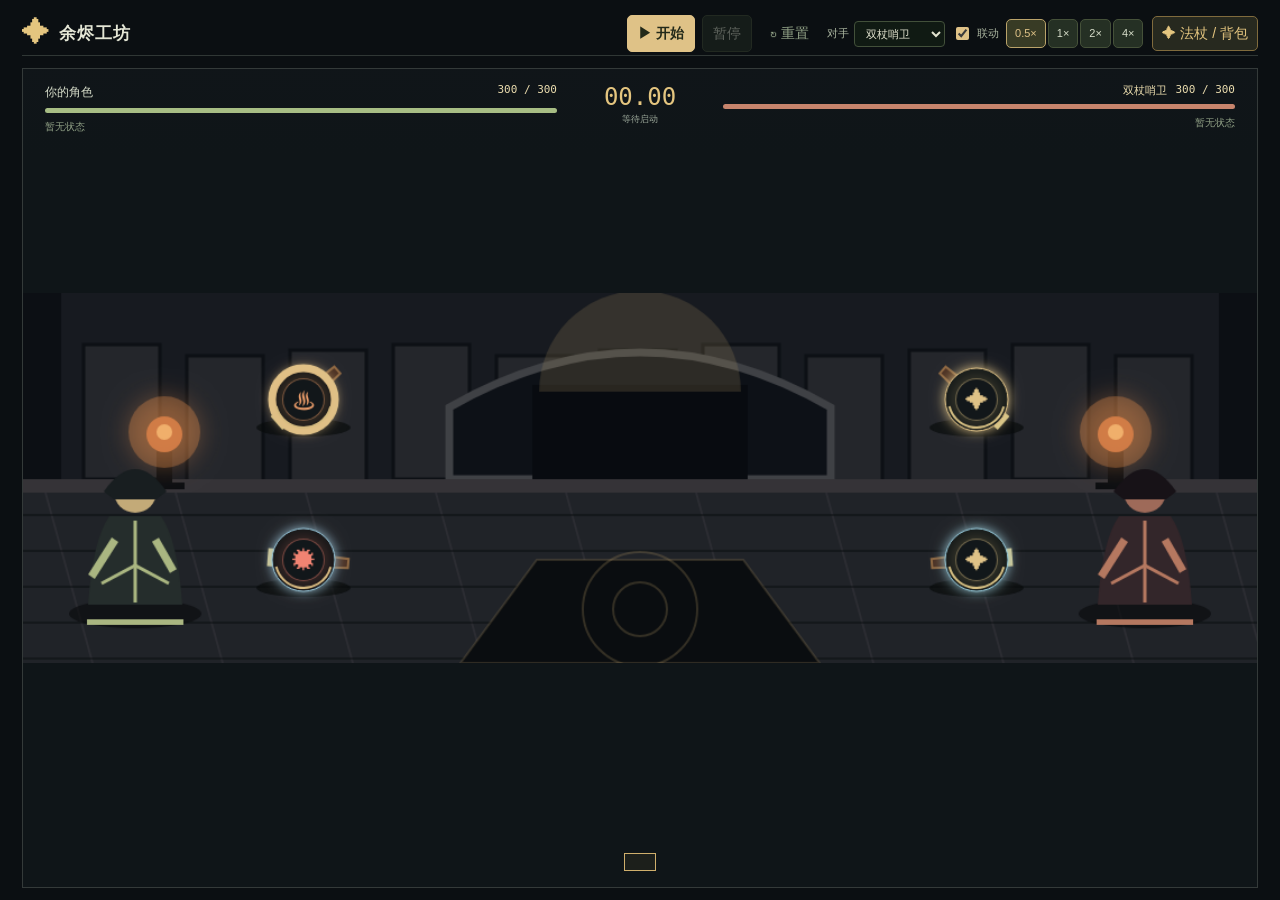
<file: prototype/index.html>
<!doctype html>
<html lang="zh-CN">
<head>
  <meta charset="utf-8">
  <meta name="viewport" content="width=device-width,initial-scale=1,viewport-fit=cover">
  <title>&#20313;&#28908;&#24037;&#22346;</title>
  <link rel="icon" href="data:,">
  <link rel="stylesheet" href="link-style.css?v=20260928-4">
</head>
<body>
  <main class="game-shell">
    <header class="game-topbar">
      <div class="game-title"><span class="title-mark">&#10022;</span><span>&#20313;&#28908;&#24037;&#22346;</span></div>
      <div class="battle-actions">
        <button id="start" class="primary">&#9654; &#24320;&#22987;</button>
        <button id="pause" disabled>&#26242;&#20572;</button>
        <button id="reset" class="quiet">&#8635; &#37325;&#32622;</button>
        <label class="enemy-select">&#23545;&#25163; <select id="enemy" aria-label="&#36873;&#25321;&#23545;&#25163;"></select></label>
        <label class="switch"><input id="linksEnabled" type="checkbox" checked> &#32852;&#21160;</label>
        <div class="speed-controls" aria-label="&#25112;&#26007;&#36895;&#24230;"><button data-speed="0.5" class="active">0.5&#215;</button><button data-speed="1">1&#215;</button><button data-speed="2">2&#215;</button><button data-speed="4">4&#215;</button></div>
        <div class="loadout-buttons" aria-label="&#35013;&#22791;&#32534;&#36753;"><button id="loadoutOpen" type="button">&#10022; &#27861;&#26454; / &#32972;&#21253;</button></div>
      </div>
    </header>

    <section class="battle-view" aria-label="&#25112;&#26007;&#22330;&#26223;">
      <div class="battle-hud"><div class="hud-side player-hud"><div class="hud-name">&#20320;&#30340;&#35282;&#33394; <b id="playerHpText"></b></div><div class="health"><i id="playerHpBar"></i></div><div class="actor-effects" id="playerEffects"></div></div><div class="battle-clock"><b id="clock">00.00</b><small id="phase">&#31561;&#24453;&#21551;&#21160;</small></div><div class="hud-side enemy-hud"><div class="hud-name"><b id="enemyName"></b> <span id="enemyHpText"></span></div><div class="health"><i id="enemyHpBar"></i></div><div class="actor-effects" id="enemyEffects"></div></div></div>
      <div class="stage"><canvas id="arena" width="1100" height="330" aria-label="&#36951;&#36857;&#31454;&#25216;&#22330;&#25112;&#26007;&#30011;&#38754;"></canvas></div>
      <div id="result" class="battle-result" hidden aria-live="polite"></div>
    </section>
  </main>

  <section id="loadoutModal" class="loadout-modal" hidden aria-label="&#35013;&#22791;&#32534;&#36753;">
    <div class="loadout-backdrop" data-close-loadout></div>
    <div class="loadout-dialog" role="dialog" aria-modal="true" aria-labelledby="loadoutTitle">
      <header class="loadout-dialog-top">
        <div><h2 id="loadoutTitle">&#27861;&#26454; / &#32972;&#21253;</h2><span id="modalStatus" class="muted">&#25112;&#26007;&#24320;&#22987;&#21518;&#23558;&#38145;&#23450;</span></div>
        <div class="loadout-dialog-actions"><button id="closeLoadout" type="button" class="close-loadout" aria-label="&#20851;&#38381;">&#10005;</button></div>
      </header>
      <div id="loadoutDialogBody" class="loadout-dialog-body" data-view="all">
        <section class="loadout-panel wand-panel" data-loadout-panel="wand"><div class="section-bar"><h2>&#27861;&#26454;</h2><span id="budget" class="badge"></span></div><div id="wandEditors"></div><p id="error" class="error" role="alert"></p></section>
        <section class="loadout-panel bag-panel" data-loadout-panel="bag"><div class="section-bar"><h2>&#32972;&#21253;</h2><span id="installTarget" class="target-label"></span></div><div class="filters"><button data-filter="all" class="active">&#20840;&#37096;</button><button data-filter="spell">&#27861;&#26415;</button><button data-filter="rune">&#31526;&#25991;</button></div><div id="library"></div></section>
        <section class="loadout-panel spell-panel" data-loadout-panel="wand"><div class="section-bar"><h2>&#27861;&#26415;&#21442;&#25968;</h2><span class="muted">&#36873;&#25321;&#21345;&#27133;&#32534;&#36753;</span></div><div id="inspector"></div></section>
      </div>
    </div>
  </section>

  <script src="link-engine.js?v=20260928-4"></script>
  <script src="link-app.js?v=20260928-4"></script>
</body>
</html>
</file>
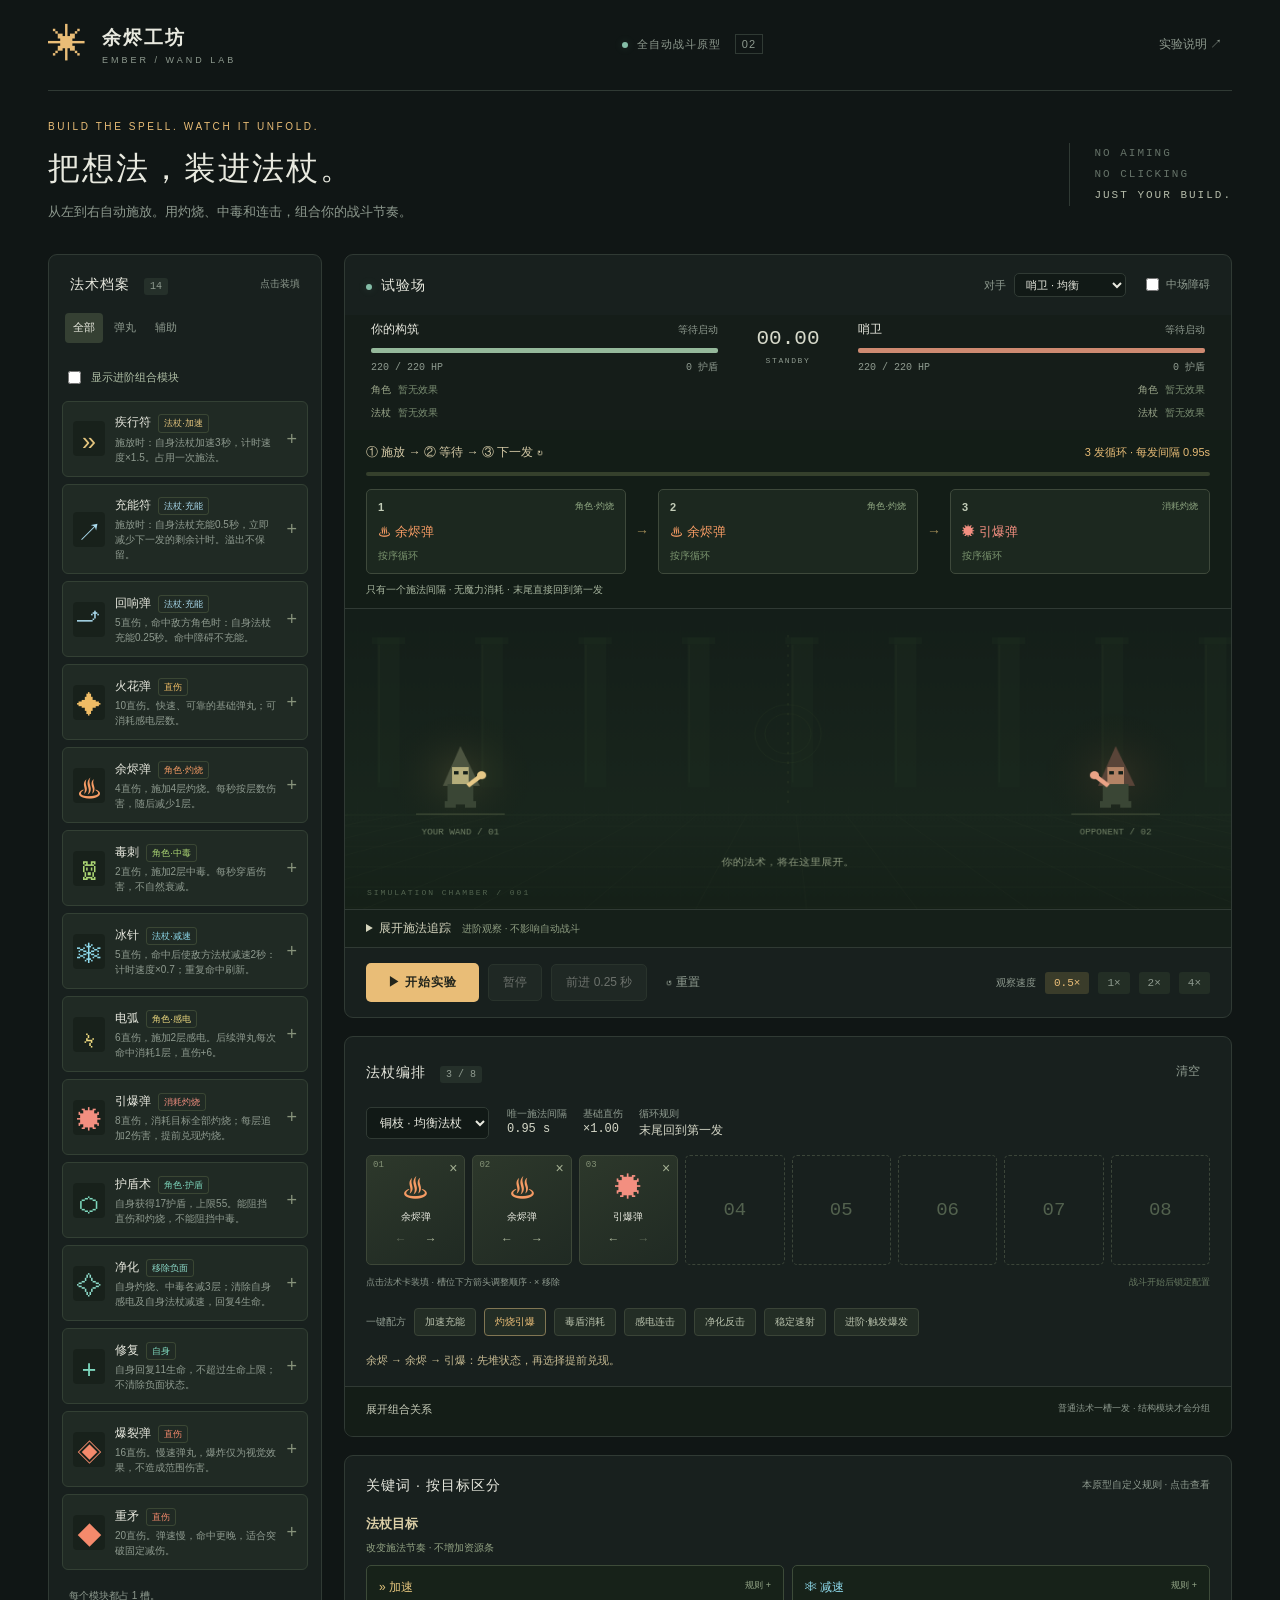
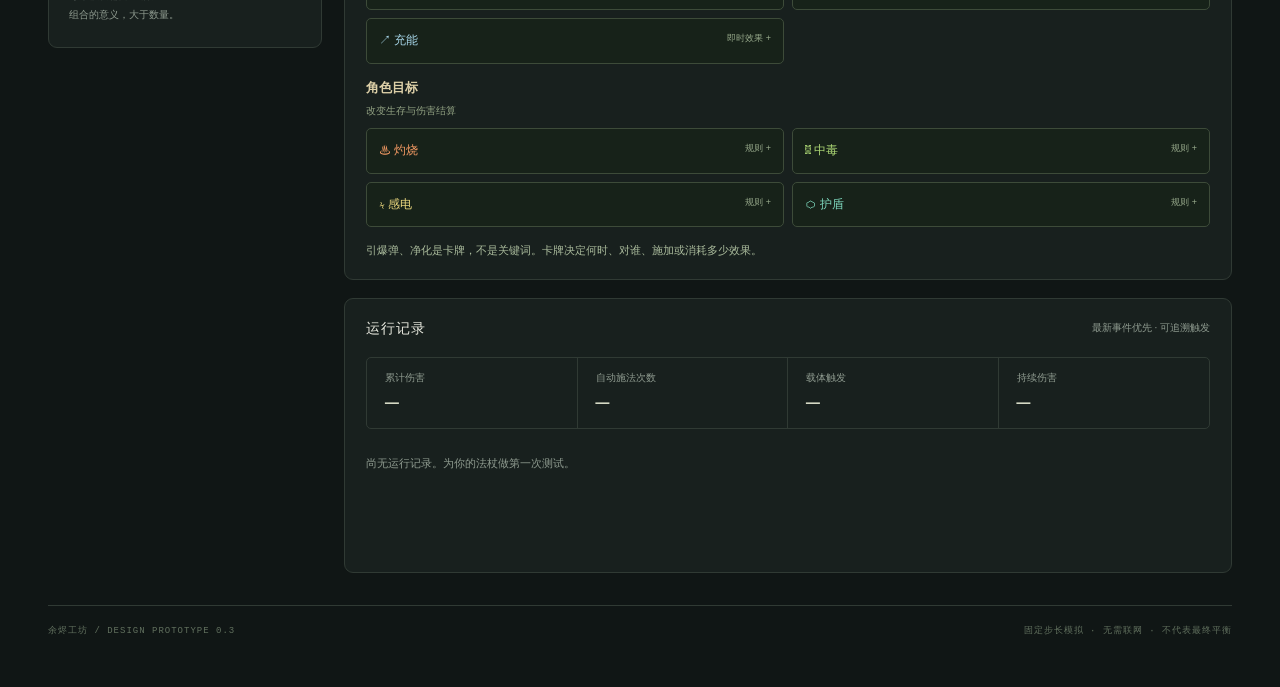
<file: prototype/legacy.html>
<!doctype html>
<html lang="zh-CN"><head><meta charset="utf-8"><meta name="viewport" content="width=device-width,initial-scale=1"><title>余烬工坊 · 自动法杖实验室</title><link rel="icon" href="data:image/svg+xml,%3Csvg xmlns=%27http://www.w3.org/2000/svg%27 viewBox=%270 0 64 64%27%3E%3Crect width=%2764%27 height=%2764%27 rx=%2712%27 fill=%27%2318201e%27/%3E%3Ctext x=%2732%27 y=%2747%27 text-anchor=%27middle%27 font-size=%2748%27 fill=%27%23e9bd77%27%3E✳%3C/text%3E%3C/svg%3E"><link rel="stylesheet" href="style.css"></head>
<body><div class="app"><header><a class="brand" href="#"><span class="brandmark">✳</span><span>余烬工坊<small>EMBER / WAND LAB</small></span></a><div class="header-note"><span class="live"></span>全自动战斗原型 <b>02</b></div><button id="helpBtn" class="quiet">实验说明 ↗</button></header>
<main><section class="intro"><div><div class="eyebrow">BUILD THE SPELL. WATCH IT UNFOLD.</div><h1>把想法，装进法杖。</h1><p>从左到右自动施放。用灼烧、中毒和连击，组合你的战斗节奏。</p></div><div class="intro-label">NO AIMING<br>NO CLICKING<br><strong>JUST YOUR BUILD.</strong></div></section>
<div class="workspace"><aside class="library panel"><div class="section-head"><h2>法术档案 <span id="spellCount">14</span></h2><span class="muted">点击装填</span></div><div class="filters" role="group" aria-label="法术分类"><button class="active" data-filter="全部">全部</button><button data-filter="弹丸">弹丸</button><button data-filter="结构" class="advanced-filter hidden">结构</button><button data-filter="修饰" class="advanced-filter hidden">修饰</button><button data-filter="辅助">辅助</button></div><label class="advanced-toggle"><input id="advanced" type="checkbox"> 显示进阶组合模块</label><div id="library"></div><p class="library-foot">每个模块都占 1 槽。<br>组合的意义，大于数量。</p></aside>
<div class="maincol"><section class="arena panel"><div class="section-head"><h2><span class="live"></span>试验场</h2><div class="arena-controls"><label>对手 <select id="enemy"><option value="sentinel">哨卫 · 均衡</option><option value="bulwark">壁垒 · 减伤</option><option value="gunner">蜂群 · 速射</option><option value="alchemist">蚀火术士 · 状态</option></select></label><label class="wall-option"><input type="checkbox" id="wall"> 中场障碍</label></div></div>
<div class="combatants"><div class="fighter"><div class="fighter-title"><strong>你的构筑</strong><span id="playerStatus">等待启动</span></div><div class="bar health"><i id="playerHp"></i></div><div class="fighter-numbers"><span id="playerNumbers">220 / 220 HP</span><span id="playerShield">0 护盾</span></div><div class="target-effects"><small>角色</small><div id="playerEffects" class="status-badges"></div></div><div class="target-effects"><small>法杖</small><div id="playerWandEffects" class="status-badges"></div></div></div><div class="clock"><span id="clock">00.00</span><small id="phase">STANDBY</small></div><div class="fighter enemy-fighter"><div class="fighter-title"><strong id="enemyName">哨卫</strong><span id="enemyStatus">均衡输出</span></div><div class="bar health"><i id="enemyHp"></i></div><div class="fighter-numbers"><span id="enemyNumbers">220 / 220 HP</span><span id="enemyShield">0 护盾</span></div><div class="target-effects"><small>角色</small><div id="enemyEffects" class="status-badges"></div></div><div class="target-effects"><small>法杖</small><div id="enemyWandEffects" class="status-badges"></div></div></div></div>
<div class="cast-monitor">
<div class="cast-monitor-head"><strong>① 施放 → ② 等待 → ③ 下一发 ↻</strong><span id="castCountdown">准备发射</span></div>
<div class="cycle-meter"><i id="castProgress"></i></div>
<div id="castQueue" class="cast-queue"></div>
<div class="flight-caption">只有一个施法间隔 · 无魔力消耗 · 末尾直接回到第一发</div>
</div><div class="canvas-wrap"><canvas id="arenaCanvas" width="960" height="370" aria-label="全自动法杖对战动画"></canvas><div id="result" class="result hidden" role="status"></div><div class="arena-watermark">SIMULATION CHAMBER / 001</div></div>
<details class="flight-tracker"><summary class="flight-heading">展开施法追踪 <span>进阶观察 · 不影响自动战斗</span></summary><div id="flightTracks"></div></details><div class="battle-toolbar"><div><button id="start" class="primary">▶ 开始实验</button><button id="pause" class="secondary" disabled>暂停</button><button id="step" class="secondary" disabled>前进 0.25 秒</button><button id="reset" class="quiet">↺ 重置</button></div><div class="speed-controls" aria-label="播放速度"><span>观察速度</span><button data-speed="0.5" class="active">0.5×</button><button data-speed="1">1×</button><button data-speed="2">2×</button><button data-speed="4">4×</button></div></div></section>
<section class="editor panel"><div class="section-head"><h2>法杖编排 <span id="slotCount">5 / 8</span></h2><button id="clear" class="quiet">清空</button></div><div class="wand-config"><select id="wand" aria-label="法杖底材"><option value="balanced">铜枝 · 均衡法杖</option><option value="rapid">蜂鸣 · 速射法杖</option><option value="deep">沉星 · 重击法杖</option></select><div id="wandStats"></div></div><div id="slots" class="slots"></div><div class="edit-hint">点击法术卡装填 · 槽位下方箭头调整顺序 · × 移除 <span id="editState">战斗开始后锁定配置</span></div><div id="presets" class="presets"></div><p id="presetHint" class="preset-hint"></p><div id="error" role="alert"></div><details class="program"><summary class="program-label">展开组合关系 <small>普通法术一槽一发 · 结构模块才会分组</small></summary><div id="program"></div></details></section>
<section class="keywords panel"><div class="section-head"><h2>关键词 · 按目标区分</h2><span class="muted">本原型自定义规则 · 点击查看</span></div><div id="keywordGuide" class="keyword-guide"></div></section><section class="telemetry panel"><div class="section-head"><h2>运行记录</h2><span class="muted">最新事件优先 · 可追溯触发</span></div><div class="metrics"><div><small>累计伤害</small><strong id="damageStat">—</strong></div><div><small>自动施法次数</small><strong id="castStat">—</strong></div><div><small>载体触发</small><strong id="triggerStat">—</strong></div><div><small>持续伤害</small><strong id="dotStat">—</strong></div></div><div id="log" role="log"><p class="log-empty">尚无运行记录。为你的法杖做第一次测试。</p></div></section></div></div>
<footer><span>余烬工坊 / DESIGN PROTOTYPE 0.3</span><span>固定步长模拟 · 无需联网 · 不代表最终平衡</span></footer></main></div>
<dialog id="help"><div class="eyebrow">HOW IT WORKS</div><h2>从左到右，一发接一发。</h2><p>普通法术每个槽自动施放一次。只等待法杖的<b>一个基础间隔</b>，然后继续下一槽；最后一槽结束直接回到第一槽。没有魔力、抽牌或整轮重充能。弹丸独立飞行，不用等命中才施放下一发。</p><p><b>先试「灼烧引爆」：</b>余烬弹 → 余烬弹 → 引爆弹。先堆灼烧，再消耗灼烧打一次爆发。换成「毒盾消耗」能观察穿盾持续伤害；「感电连击」用后续命中兑现增伤。</p><p><b>法杖关键词：</b>加速、减速改变计时速度；充能直接减少当前剩余计时，不是魔力。试「加速充能」预设观察计时条加快与跳进。<b>角色关键词：</b>灼烧、中毒、感电、护盾。引爆弹和净化是使用这些规则的卡牌，不是关键词。</p><p>灼烧、中毒从首次施加1秒后开始每秒结算；叠层不推迟下一跳。护盾不阻止状态附着。关键词面板可展开查看精确定义。数字是原型测试值，不是大巴扎的原版规则。</p><p>速射杖基础直伤较低，重击杖基础直伤较高；状态层数和辅助效果不受法杖倍率影响。两种专长是待验证的构筑取舍。</p><p>进阶模块默认隐藏：双重施放读取后面两个完整组合；命中触发携带下一个组合；强化/弹速强化/穿透作用于下一个组合。进阶预设会自动展开这些模块。</p><p>暂停后可每次前进0.25秒。战斗保持全自动。重置后编辑；45秒未分胜负算平局。无走位、无随机命中、无自伤，也不含商店或进度存档。</p><button id="closeHelp" class="primary">开始实验</button></dialog>
<script src="engine.js"></script><script src="app.js"></script></body></html>
</file>
<file: prototype/link-style.css>
:root{color-scheme:dark;--bg:#101813;--panel:#18221b;--panel-dark:#131d16;--line:#34412f;--text:#e2e3cf;--muted:#91a186;--gold:#dfc287;--blue:#91c9df;--purple:#b4a0d8;--green:#9cba89}*{box-sizing:border-box}body{margin:0;background:radial-gradient(ellipse at 60% 0,#23302055,transparent 48%),var(--bg);color:var(--text);font:14px/1.6 'Segoe UI','Microsoft YaHei',sans-serif}button,input,select{font:inherit}button,a,input,select{-webkit-tap-highlight-color:transparent}button{border:1px solid #455139;border-radius:5px;background:#253024;color:#d6ddc9;padding:7px 12px;cursor:pointer;transition:background .15s,border-color .15s}button:hover:not(:disabled){background:#33402c;border-color:#8c9461}button:focus-visible,a:focus-visible,input:focus-visible,select:focus-visible{outline:2px solid var(--gold);outline-offset:3px}button:disabled{opacity:.4;cursor:not-allowed}button.primary{background:var(--gold);color:#222919;border-color:var(--gold);font-weight:700}button.primary:hover:not(:disabled){background:#efd39a}.quiet{background:transparent;border-color:transparent;color:var(--muted)}a{color:#b5c1a5;text-decoration:none}a:hover{color:var(--gold)}input[type=number],select{min-width:0;border:1px solid #42503a;border-radius:4px;background:#101a13;color:var(--text);padding:7px 8px}input[type=number]{width:90px}input:disabled,select:disabled{opacity:.55}input[type=checkbox]{accent-color:var(--gold)}.shell{max-width:1420px;margin:auto;padding:0 32px}header{height:94px;display:flex;align-items:center;justify-content:space-between;border-bottom:1px solid var(--line);gap:18px}.brand{display:flex;align-items:center;gap:12px;color:var(--text);font-size:18px;letter-spacing:2px;font-weight:650}.brand-icon{font-size:40px;font-weight:400;color:var(--gold)}.brand small{display:block;font-size:9px;letter-spacing:3px;color:var(--muted)}.version{display:flex;gap:9px;align-items:center;font-size:11px;color:var(--muted)}.version b{border:1px solid #63704a;border-radius:4px;font-weight:400;padding:1px 5px;color:var(--gold)}.version i,.live-dot{display:inline-block;width:6px;height:6px;border-radius:100%;background:#9cba89;box-shadow:0 0 8px #9cba8933}nav{display:flex;align-items:center;gap:16px;font-size:12px}.intro{display:flex;align-items:center;justify-content:space-between;padding:38px 0 28px;gap:20px}.eyebrow{font-size:10px;letter-spacing:2.2px;color:var(--gold)}h1{font-size:34px;line-height:1.35;letter-spacing:1px;margin:12px 0}h2{font-size:14px;margin:0;font-weight:600}h3{margin:0;font-size:15px}.intro p{font-size:13px;color:var(--muted);margin:0}.intro-note{display:flex;flex-direction:column;gap:5px;border-left:1px solid #7f8656;padding-left:20px;font-size:11px;color:#a2b28f}.panel{border:1px solid var(--line);border-radius:9px;background:linear-gradient(115deg,#202b2033,transparent),var(--panel);min-width:0;overflow:hidden}.panel-head{display:flex;align-items:center;justify-content:space-between;gap:12px;padding:18px 20px}.panel-head h2 .live-dot{margin:0 8px 1px 0}.panel-head button{font-size:11px}.muted{color:var(--muted);font-size:10px}.arena-options{display:flex;gap:18px;font-size:11px;align-items:center;color:#b3c0a4}.arena-options select{padding:4px 7px;font-size:11px}.switch{display:flex;gap:6px;align-items:center}.actors{display:grid;grid-template-columns:1fr 100px 1fr;gap:35px;padding:4px 25px 0}.actor-title{display:flex;justify-content:space-between;gap:10px;font-size:12px}.actor-title span{font:11px/1.8 Consolas,monospace;color:#c3ceb4}.health{height:5px;margin:8px 0;background:#0f1711;overflow:hidden;border-radius:3px}.health i{display:block;height:100%;width:100%;background:#aac087;transition:width .1s}.enemy-actor .health i{background:#c29b79}.actor-effects{min-height:26px;display:flex;flex-wrap:wrap;gap:5px;color:var(--muted);font-size:10px}.status{padding:1px 6px;border:1px solid #4d6345;border-radius:4px}.status.burn{color:#f0a06c;border-color:#78543b}.status.poison{color:#b3cd85}.status.shock{color:#eadb84}.status.shield{color:#8bcbb7;border-color:#446b5c}.clock{text-align:center}.clock b{font:25px/1.3 Consolas,monospace;color:var(--gold)}.clock small{display:block;font-size:9px;color:var(--muted);letter-spacing:1px}.stage{position:relative;background:#121d16;margin-top:4px}.stage canvas{display:block;width:100%;height:270px;object-fit:contain}.stage-key{display:flex;gap:16px;justify-content:center;padding:5px 10px 8px;font-size:9px;color:var(--muted);opacity:.72}.gold{color:var(--gold)}.blue{color:var(--blue)}.purple{color:var(--purple)}.monitor-grid{display:grid;grid-template-columns:1fr 1fr;border-top:1px solid var(--line)}.monitor{padding:14px 20px;min-width:0}.monitor+.monitor{border-left:1px solid var(--line)}.monitor-heading{display:flex;gap:10px;justify-content:space-between;align-items:center;font-size:11px}.monitor-heading strong{color:var(--gold);font-weight:600}.monitor-heading small{color:var(--muted);font:11px Consolas,monospace}.castbar{height:5px;background:#0e1710;border-radius:2px;margin:9px 0;overflow:hidden}.castbar i{display:block;height:100%;background:var(--gold);transition:width .08s}.monitor-b .castbar i{background:var(--blue)}.monitor-b .monitor-heading strong{color:var(--blue)}.monitor-next{font-size:11px;min-height:20px;color:#cbd6bb}.monitor-state{font-size:10px;min-height:19px;color:#9db48c}.battle-toolbar{display:flex;justify-content:space-between;gap:15px;align-items:center;padding:15px 20px;border-top:1px solid var(--line)}.buttons,.speed{display:flex;align-items:center;gap:7px}.buttons button{font-size:12px}.speed{font-size:10px;color:var(--muted)}.speed button{font-size:10px;padding:3px 6px}.active{border-color:#baa36a!important;color:var(--gold)!important;background:#383b25!important}.result{padding:15px 20px;background:#333820;color:var(--gold);border-top:1px solid #59613a}.result strong{font-size:18px}.result p{font-size:12px;margin:3px 0}.preset-strip{padding:24px 0 18px}.presets{display:flex;align-items:center;gap:8px;flex-wrap:wrap}.presets>span{font-size:11px;color:var(--muted);margin-right:5px}.presets button{font-size:11px}.preset-strip p{color:#b6be9e;font-size:12px;margin:10px 0 0}.workbench{display:grid;grid-template-columns:minmax(0,1.18fr) minmax(0,.9fr) minmax(0,1fr);gap:17px;align-items:start}.section-note{margin:0;padding:0 20px 15px;font-size:11px;color:var(--muted);line-height:1.8}.badge{border:1px solid #586345;color:#b9cba1;font:10px/1.6 Consolas,'Microsoft YaHei',sans-serif;padding:2px 6px;border-radius:4px;white-space:nowrap}.wand-editor{margin:0 12px 13px;padding:13px;background:#121d16;border:1px solid #39482f;border-radius:6px}.wand-editor.selected{border-color:#b69b64;box-shadow:inset 3px 0 #b69b64}.wand-editor-top{display:flex;justify-content:space-between;align-items:center;gap:5px}.wand-editor-top button{font-size:11px;padding:3px 7px}.wand-editor-top b{color:var(--gold);font-size:12px}.wand-editor:nth-child(2) .wand-editor-top b{color:var(--blue)}.wand-numbers{display:flex;gap:15px;align-items:center;margin:12px 0}.wand-numbers label{font-size:10px;color:var(--muted)}.wand-numbers input,.wand-numbers select{font-size:12px;width:66px;margin-left:5px;padding:4px 5px}.slots{display:flex;gap:6px;flex-wrap:wrap}.slot{border:1px solid #425137;border-radius:5px;min-width:0;width:calc((100% - 12px)/3);background:#1d291d;overflow:hidden}.slot.is-selected{border-color:var(--gold);background:#333624}.slot.rune{background:#24232d;border-color:#55506b}.slot.rune.is-selected{border-color:var(--gold)}.slot .slot-select{display:flex;flex-direction:column;align-items:flex-start;text-align:left;width:100%;padding:7px;border:0;background:none;border-radius:0;min-height:76px}.slot .slot-select small{color:#839777;font-size:9px}.slot .slot-select strong{font-size:20px;line-height:1.3;color:var(--card)}.slot .slot-select span{font-size:10px;color:var(--card)}.slot-actions{display:flex;justify-content:space-between;border-top:1px solid #56604433}.slot-actions button{border:0;background:none;font-size:10px;padding:1px 7px}.slot.empty{border-style:dashed;display:flex;align-items:center;justify-content:center;color:#455c3d;min-height:98px;font-size:18px}.queue-preview{font-size:10px;color:#a7b999;margin-top:10px;line-height:1.8;overflow-wrap:anywhere}.rune-preview{font-size:10px;color:var(--purple);line-height:1.8;margin-top:5px}.character-config{padding:14px 20px;border-top:1px solid var(--line)}.character-config label{display:flex;justify-content:space-between;align-items:center;font-size:12px}.character-config small{display:block;color:var(--muted);font-size:10px;margin-top:8px}.character-config input{width:80px}#error{margin:0;padding:0 20px 12px;color:#f3a192;font-size:11px}#inspector{padding:0 20px 20px}.inspect-title{display:flex;align-items:center;gap:12px;margin:4px 0 13px}.inspect-title>span{font-size:32px;color:var(--card)}.inspect-title small{display:block;color:var(--muted);font-size:10px}.inspect-desc{font-size:12px;color:#bccbad;line-height:1.9;min-height:52px}.param-field{display:flex;justify-content:space-between;align-items:center;gap:8px;border-top:1px solid #35452e;padding:10px 0;font-size:11px}.param-field span small{display:block;font-size:9px;color:#839676}.param-field input{font:13px Consolas,monospace;width:85px}.inspect-foot{font-size:10px;color:#b4a0d8;line-height:1.8;border-left:2px solid #6d6283;padding-left:10px;margin-top:14px}.dimension-note{background:#131e15;padding:16px 20px;border-top:1px solid var(--line)}.dimension-note>span{font-size:11px;color:var(--gold)}.dimension-note p{font-size:10px;color:var(--muted);margin:8px 0}.dimension-note b{color:#c3cfb3;font-weight:400}.dimension-note small{font-size:10px;color:#899c7d}.filters{display:flex;gap:5px;padding:0 15px 12px}.filters button{font-size:10px;padding:4px 9px}#library{display:grid;grid-template-columns:1fr 1fr;gap:7px;padding:0 12px 14px;max-height:595px;overflow:auto;scrollbar-width:thin}.library-card{padding:9px;text-align:left;min-width:0;position:relative;background:#1c291d}.library-card .icon{display:block;font-size:22px;color:var(--card);line-height:1.3}.library-card strong{display:block;font-size:11px;font-weight:500;color:var(--card)}.library-card small{display:block;font-size:9px;color:#99ac8d;margin-top:4px;line-height:1.6}.library-card .plus{position:absolute;right:9px;top:9px;color:#b4c59c;font-size:14px}.library-card.rune{background:#24252b}.analysis-grid{display:grid;grid-template-columns:1fr 1fr;gap:17px;margin-top:18px}.empty{padding:0 20px 20px;color:#829777;font-size:12px}.compare-table-wrap{padding:0 20px 20px;overflow-x:auto}.compare-table{width:100%;border-collapse:collapse;font-size:11px;white-space:nowrap}.compare-table th,.compare-table td{text-align:right;border-bottom:1px solid var(--line);padding:8px}.compare-table th:first-child,.compare-table td:first-child{text-align:left}.compare-table th{font-size:10px;font-weight:400;color:var(--muted)}.compare-table .enabled{color:var(--gold)}.compare-note{font-size:10px;color:var(--muted);white-space:normal;line-height:1.8;margin:10px 0 0}.metrics{display:grid;grid-template-columns:repeat(4,1fr);gap:8px;margin:0 20px 12px}.metrics small{font-size:9px;color:var(--muted);display:block}.metrics b{font:21px/1.4 Consolas,monospace;color:#d6d9bc}.log{height:220px;overflow:auto;border-top:1px solid var(--line);padding:12px 20px;scrollbar-width:thin;background:#131c15}.log-line{font-size:10px;line-height:1.8;padding:3px 0;display:flex;gap:10px;color:#9fb091}.log-line time{font:10px/1.8 Consolas,monospace;color:#728667;min-width:33px}.log-line.link{color:var(--blue)}.log-line.rune{color:var(--purple)}.log-line.hit{color:#c6b28b}.log-line.result{background:none;border:0;padding:3px 0;color:var(--gold)}footer{display:flex;justify-content:space-between;gap:15px;color:#77896e;font-size:9px;letter-spacing:.7px;padding:27px 0;margin-top:10px;border-top:1px solid var(--line)}dialog{max-width:650px;width:calc(100% - 32px);border:1px solid #677650;border-radius:10px;background:#1c281c;color:var(--text);padding:28px;max-height:85vh;overflow:auto}dialog::backdrop{background:#080e0bce}dialog h2{font-size:21px;margin:12px 0}dialog ol{padding-left:20px;font-size:12px;color:#bccbac}dialog li{padding:6px 0}dialog p{font-size:11px;color:var(--muted)}
@media(min-width:1500px){.stage canvas{height:300px}}@media(max-width:1100px){.shell{padding:0 20px}.workbench{grid-template-columns:1.1fr 1fr}.library-panel{grid-column:1/-1}#library{grid-template-columns:repeat(7,minmax(0,1fr));max-height:none}.analysis-grid{grid-template-columns:1fr 1fr}.version{display:none}.stage canvas{height:245px}.monitor-heading{align-items:flex-start;flex-direction:column;gap:4px}}
@media(max-width:700px){.shell{padding:0 12px}header{height:77px}.brand{font-size:15px;gap:7px}.brand-icon{font-size:31px}nav{gap:5px;font-size:10px}nav button{font-size:10px;padding:5px}.brand small{font-size:8px;letter-spacing:1.5px}.intro{padding:28px 0 22px}.intro-note{display:none}h1{font-size:27px}.intro p{font-size:12px;line-height:1.8}.panel-head{padding:14px 12px;flex-wrap:wrap}.panel-head h2{font-size:13px}.arena-options{font-size:10px;gap:10px;flex-wrap:wrap}.actors{grid-template-columns:1fr 52px 1fr;gap:8px;padding:2px 12px 0}.actor-title{flex-direction:column;gap:0}.actor-title b{font-size:11px}.actor-title span{font-size:10px}.clock b{font-size:20px}.clock small{font-size:8px}.actor-effects{font-size:9px}.stage canvas{height:auto;min-height:145px}.stage-key{font-size:8px;gap:10px}.monitor{padding:10px}.monitor-heading strong{font-size:10px}.monitor-heading small{font-size:10px}.monitor-next,.monitor-state{font-size:9px}.battle-toolbar{flex-direction:column;align-items:flex-start;padding:12px;gap:10px}.buttons{flex-wrap:wrap;gap:5px}.buttons button{padding:6px 8px;font-size:10px}.speed{align-self:flex-end}.presets{gap:6px}.presets>span{width:100%}.presets button{font-size:10px;padding:5px 8px}.preset-strip p{font-size:11px}.workbench,.analysis-grid{grid-template-columns:minmax(0,1fr);gap:14px}.library-panel{grid-column:auto}.section-note{padding:0 12px 12px}.wand-editor{margin:0 10px 10px}.slot{width:calc((100% - 18px)/4)}.slot .slot-select{padding:6px}.slot-actions button{padding:1px 5px}#library{grid-template-columns:repeat(3,minmax(0,1fr));max-height:470px}.library-card small{font-size:9px}.inspector-panel{scroll-margin-top:12px}.dimension-note{padding:12px 20px}.metrics{margin:0 12px 12px}.log{padding:10px 12px}.analysis-grid{margin-top:14px}footer{flex-direction:column;font-size:8px;gap:5px}.compare-table-wrap{padding:0 12px 15px}dialog{padding:20px}.result{padding:12px}.param-field input{width:100px}}
@media(prefers-reduced-motion:reduce){*{transition:none!important}}

/* The arena should read as the game world, not as a legend. */
.stage-key{display:none}


/* Readable cast flow: presentation only, independent of the combat clock. */
.reading-guide{display:none;flex-wrap:wrap;gap:10px 24px;padding:14px 20px;background:#202c20;border-top:1px solid var(--line);font-size:12px;color:#c7d3ba}.reading-guide strong{color:var(--gold)}
.monitor{--wand:var(--gold);padding:20px}.monitor-b{--wand:var(--blue)}.monitor-heading{gap:12px;align-items:center}.monitor-heading strong{display:flex;align-items:center;gap:8px;color:var(--wand);font-size:15px}.wand-letter{display:inline-grid;place-items:center;width:28px;height:28px;border:1px solid var(--wand);border-radius:50%;font:600 16px Consolas,monospace}.monitor-heading small{font:11px/1.6 'Microsoft YaHei',sans-serif;text-align:right}
.cast-queue{display:flex;gap:7px;align-items:center;overflow-x:auto;padding:18px 2px 26px;min-height:150px}.cast-card{flex:1 0 90px;max-width:150px;min-width:0;position:relative;border:1px solid #485240;border-radius:7px;background:#121b14;padding:9px;color:#a5b099}.cast-card small{display:flex;justify-content:space-between;gap:5px;font-size:9px}.cast-card small b{font-weight:400}.cast-icon{display:block;font-size:25px;line-height:1.6;color:var(--spell)}.cast-card strong{display:block;font-size:12px}.cast-card.is-next{border:2px solid var(--wand);padding:8px;background:#2b3423;color:#f2ebd4;box-shadow:0 0 15px #dfc28714}.monitor-b .cast-card.is-next{background:#203139}.cast-card.just-fired{box-shadow:0 0 0 2px var(--spell),0 0 24px #dfc28744}.cast-card.just-fired small b{color:var(--spell)}.queue-pointer{position:absolute;top:calc(100% + 5px);left:0;right:0;text-align:center;font-size:10px;color:var(--wand);white-space:nowrap}.queue-arrow{font-size:16px;color:#819171}.timer-caption{display:flex;justify-content:space-between;gap:10px;font-size:12px;color:#cbd6c2}.timer-caption b{font:600 14px Consolas,monospace;color:var(--wand)}.monitor .castbar{height:9px;margin:9px 0;border-radius:6px;background:#0b130d}.monitor .castbar i{height:100%;background:var(--wand);box-shadow:0 0 12px #dfc28755;transition:none}.cast-reading{font-size:11px;color:var(--muted)}
.shot-status{display:grid;grid-template-columns:1fr 1fr;gap:10px;margin-top:16px}.shot-status>div{padding:10px 12px;background:#111b15;border:1px solid #34412f;border-radius:5px;min-width:0}.shot-status small,.shot-status b,.shot-status span{display:block}.shot-status small{font-size:10px;color:var(--muted)}.shot-status b{font-size:13px;margin:3px 0;color:#d4dfc8}.shot-status span{font-size:10px;color:#99a78f}.shot-status .lit{border-color:var(--wand);background:#263329}.shot-status .lit b{color:var(--wand)}.last-impact{margin:10px 0;font-size:11px;min-height:36px;color:#d1dec5;overflow-wrap:anywhere}.last-impact>span{color:var(--muted);margin-right:6px}.passive-row{display:flex;gap:6px;flex-wrap:wrap;border-top:1px dashed #46523d;padding-top:12px}.passive-row>small{width:100%;font-size:10px;color:var(--purple)}.passive-chip{padding:4px 7px;border:1px solid #524765;border-radius:4px;font-size:10px;color:#b8a9cd;background:#201e2b}.passive-chip b{font-weight:500}.passive-chip.triggered{border-color:#d3b8ff;background:#433450}.link-receipt{margin-top:10px;font-size:11px;min-height:34px;color:#86967e;overflow-wrap:anywhere}.link-receipt.has-link{color:var(--blue);border-left:2px solid var(--blue);padding-left:8px}.stage canvas{height:330px}.battle-toolbar .buttons{flex-wrap:wrap}#nextCast{border-color:#94ac7f;color:#e5ebda}
@media(max-width:760px){.monitor-grid{grid-template-columns:minmax(0,1fr)}.monitor+.monitor{border-left:0;border-top:1px solid var(--line)}.monitor{padding:16px}.reading-guide{padding:12px 16px;gap:5px 12px}.reading-guide strong{width:100%}.reading-guide span{font-size:11px}.stage canvas{height:auto;aspect-ratio:1100/330}.stage-key{flex-wrap:wrap;gap:5px 12px}.cast-card{flex-basis:85px}.cast-queue{min-height:145px}.monitor-heading small{font-size:10px}.battle-toolbar .buttons{width:100%}.battle-toolbar button{font-size:11px;padding:7px 9px}}


/* Compact game layout */
body{background:#0b0f12;color:#e4e6d5}.game-shell{max-width:1440px;margin:0 auto;padding:0 22px 28px}.game-topbar{min-height:68px;display:flex;align-items:center;justify-content:space-between;gap:16px;border-bottom:1px solid #303735}.game-title{display:flex;align-items:center;gap:9px;font-size:17px;letter-spacing:1px;font-weight:700;white-space:nowrap}.title-mark{color:#e4c57f;font-size:27px}.battle-actions{display:flex;align-items:center;justify-content:flex-end;gap:7px;flex-wrap:wrap}.battle-actions button{padding:6px 10px}.enemy-select,.switch{font-size:11px;color:#abb6a0;display:flex;align-items:center;gap:5px}.enemy-select select{padding:5px 7px}.speed-controls{display:flex;gap:2px}.speed-controls button{padding:5px 8px;font-size:11px}.speed-controls button.active{background:#806b3d;border-color:#d6b771;color:#fff3ce}.battle-view{position:relative;margin-top:14px;border:1px solid #343a39;background:#13191c;overflow:hidden}.battle-hud{position:absolute;z-index:2;left:0;right:0;top:0;display:grid;grid-template-columns:1fr 110px 1fr;gap:28px;padding:14px 22px;background:linear-gradient(#101519dd,transparent);pointer-events:none}.hud-side{min-width:0}.enemy-hud{text-align:right}.hud-name{display:flex;justify-content:space-between;gap:8px;font-size:12px;color:#d7ddca}.enemy-hud .hud-name{justify-content:flex-end}.hud-name b,.hud-name span{font:11px Consolas,monospace;color:#eadcae}.battle-clock{text-align:center}.battle-clock b{font:24px Consolas,monospace;color:#e4c57f}.battle-clock small{display:block;font-size:9px;color:#9da99b}.battle-view .health{margin:6px 0;height:5px;background:#070a0b}.battle-view .health i{background:#a7bd84}.battle-view .enemy-hud .health i{background:#c7846c}.actor-effects{min-height:21px;display:flex;gap:5px;flex-wrap:wrap;font-size:10px}.enemy-hud .actor-effects{justify-content:flex-end}.stage{margin:0;background:#0f1518}.stage canvas{display:block;width:100%;height:auto;min-height:330px;object-fit:contain}.battle-result{position:absolute;z-index:3;left:50%;bottom:16px;transform:translateX(-50%);display:flex;gap:14px;align-items:center;padding:8px 15px;border:1px solid #cfaf6c;background:#1e211cdd;color:#f4e6bd}.loadout-area{display:grid;grid-template-columns:1.25fr 1fr .75fr;gap:12px;margin-top:14px;align-items:start}.loadout-panel{border:1px solid #303936;background:#151c1a;min-width:0}.section-bar{display:flex;align-items:center;justify-content:space-between;gap:8px;padding:12px 14px;border-bottom:1px solid #303936}.section-bar h2{font-size:14px;margin:0}.target-label,.badge{font-size:10px;color:#d9bf83}.error{min-height:18px;margin:5px 14px;color:#df9a7c;font-size:11px}.wand-editor{margin:10px;border-color:#38453b;border-radius:5px;background:#101716}.wand-editor-top{padding:10px 12px}.wand-numbers{padding:0 12px 8px}.queue-preview,.rune-preview{display:none}.bag-panel .filters{padding:9px 12px;border-bottom:1px solid #303936}.filters button{font-size:11px;padding:5px 9px}.filters button.active{color:#f0d38e;border-color:#a6884e;background:#2d2a1d}#library{padding:10px;display:grid;grid-template-columns:repeat(2,minmax(0,1fr));gap:7px;max-height:470px;overflow:auto}.library-card{position:relative;display:grid;grid-template-columns:30px 1fr;grid-template-rows:auto auto;gap:0 8px;text-align:left;padding:8px;border-color:#3b463d;background:#101715}.library-card .icon{grid-row:1 / span 2;font-size:24px;color:var(--card)}.library-card strong{font-size:11px}.library-card small{font-size:9px;color:#95a28f}.library-card .plus{position:absolute;right:6px;top:4px;color:#dcb96e}.spell-panel{min-height:200px}.spell-panel #inspector{padding:14px}.inspect-title{display:flex;align-items:center;gap:10px;padding-bottom:10px;border-bottom:1px solid #303936}.inspect-title>span{font-size:28px;color:var(--card)}.inspect-title h3{margin:0;font-size:14px}.inspect-title small,.inspect-desc,.inspect-foot{font-size:10px;color:#9eaa9b}.inspect-desc{margin:11px 0}.param-field{display:flex;justify-content:space-between;gap:10px;align-items:center;padding:7px 0;border-top:1px solid #29332e;font-size:11px}.param-field span small{display:block;color:#778579;font-size:9px}.param-field input{width:78px}.slot{width:calc((100% - 18px)/4)}
@media(max-width:980px){.loadout-area{grid-template-columns:1fr 1fr}.spell-panel{grid-column:1 / -1}.game-topbar{align-items:flex-start;flex-direction:column;padding:12px 0}.battle-actions{justify-content:flex-start}.battle-hud{grid-template-columns:1fr 80px 1fr;gap:12px;padding:11px}.stage canvas{min-height:280px}.slot{width:calc((100% - 18px)/4)}}
@media(max-width:650px){.game-shell{padding:0 10px 18px}.battle-actions{gap:4px}.battle-actions button{font-size:11px;padding:6px 8px}.enemy-select{order:5}.speed-controls{order:6}.battle-hud{position:relative;grid-template-columns:1fr 68px 1fr;padding:9px 10px;background:#101618}.battle-clock b{font-size:18px}.battle-clock small{font-size:8px}.stage canvas{min-height:210px}.loadout-area{grid-template-columns:1fr}.spell-panel{grid-column:auto}#library{grid-template-columns:repeat(3,minmax(0,1fr))}.library-card{display:block;padding:7px;text-align:center}.library-card .icon{display:block}.library-card strong,.library-card small{display:block;white-space:nowrap;overflow:hidden;text-overflow:ellipsis}.slot{width:calc((100% - 18px)/4)}.wand-numbers{display:flex;gap:10px;flex-wrap:wrap}}

/* Fixed viewport layout + reorderable spell slots */
html,
body {
  width: 100%;
  height: 100%;
  overflow: hidden;
  overscroll-behavior: none;
}

body {
  min-height: 100dvh;
}

.game-shell {
  width: 100%;
  max-width: 1440px;
  height: 100dvh;
  margin: 0 auto;
  padding: 12px 22px;
  display: grid;
  grid-template-rows: auto minmax(220px, 36dvh) minmax(0, 1fr);
  gap: 12px;
  overflow: hidden;
}

.game-topbar {
  min-height: 0;
  height: auto;
  padding: 0;
}

.battle-view {
  min-height: 0;
  height: 100%;
  margin-top: 0;
}

.stage {
  height: 100%;
  min-height: 0;
}

.stage canvas {
  width: 100%;
  height: 100%;
  min-height: 0;
  object-fit: contain;
}

.loadout-area {
  min-height: 0;
  height: 100%;
  margin-top: 0;
  align-items: stretch;
  overflow: hidden;
}

.loadout-panel {
  min-height: 0;
  overflow: hidden;
  display: flex;
  flex-direction: column;
}

#wandEditors,
#library,
#inspector {
  min-height: 0;
}

#wandEditors {
  flex: 1;
  overflow: auto;
  scrollbar-width: thin;
  padding: 10px 0 0;
}

.wand-editor {
  flex-shrink: 0;
}

#library,
.spell-panel #inspector {
  flex: 1;
  max-height: none;
  overflow: auto;
  scrollbar-width: thin;
}

.slots {
  min-height: 0;
}

.slot {
  cursor: grab;
  touch-action: none;
  user-select: none;
  -webkit-user-select: none;
}

.slot:active {
  cursor: grabbing;
}

.slot.dragging {
  opacity: .38;
  transform: scale(.98);
}

.slot.drag-over {
  outline: 2px solid var(--gold);
  outline-offset: 2px;
  background: #2d3321;
}

@media (orientation: portrait), (max-width: 650px) {
  .game-shell {
    height: 100dvh;
    padding: 7px;
    gap: 7px;
    grid-template-rows: auto minmax(185px, 31dvh) minmax(0, 1fr);
  }

  .game-title {
    font-size: 14px;
  }

  .title-mark {
    font-size: 22px;
  }

  .game-topbar {
    gap: 5px;
  }

  .battle-actions {
    gap: 3px;
  }

  .battle-actions button,
  .enemy-select select,
  .speed-controls button {
    padding: 4px 6px;
    font-size: 10px;
  }

  .battle-hud {
    position: absolute;
    padding: 7px;
    grid-template-columns: 1fr 58px 1fr;
    gap: 6px;
  }

  .battle-clock b {
    font-size: 16px;
  }

  .battle-clock small {
    font-size: 8px;
  }

  .loadout-area {
    display: grid;
    grid-template-columns: minmax(0, 1.08fr) minmax(0, .92fr);
    grid-template-rows: minmax(0, 1.12fr) minmax(0, .88fr);
    gap: 7px;
  }

  .wand-panel {
    grid-column: 1;
    grid-row: 1 / span 2;
  }

  .bag-panel {
    grid-column: 2;
    grid-row: 1;
  }

  .spell-panel {
    grid-column: 2;
    grid-row: 2;
  }

  .section-bar {
    padding: 7px 8px;
  }

  #wandEditors {
    padding-top: 5px;
  }

  .wand-editor {
    margin: 5px;
  }

  .wand-editor-top {
    padding: 6px 7px;
  }

  .wand-numbers {
    padding: 0 7px 5px;
    gap: 5px;
  }

  input[type=number],
  select {
    padding: 4px 5px;
    font-size: 10px;
  }

  input[type=number] {
    width: 63px;
  }

  .slots {
    gap: 4px;
    padding: 5px;
  }

  .slot {
    width: calc((100% - 4px) / 2);
    min-height: 62px;
  }

  .slot-select {
    padding: 4px;
  }

  .slot-select strong {
    font-size: 17px;
  }

  .slot-select span {
    font-size: 9px;
  }

  .slot-actions button {
    padding: 1px 4px;
    font-size: 10px;
  }

  #library {
    grid-template-columns: 1fr;
    gap: 4px;
    padding: 5px;
  }

  .library-card {
    display: grid;
    grid-template-columns: 22px 1fr;
    padding: 4px;
    min-height: 40px;
    text-align: left;
  }

  .library-card .icon {
    font-size: 17px;
  }

  .library-card strong,
  .library-card small {
    font-size: 8px;
  }

  .spell-panel #inspector {
    padding: 7px;
  }

  .inspect-title {
    gap: 6px;
    padding-bottom: 5px;
  }

  .inspect-title > span {
    font-size: 20px;
  }

  .inspect-desc,
  .inspect-foot,
  .inspect-title small {
    font-size: 8px;
  }

  .param-field {
    padding: 3px 0;
    font-size: 9px;
  }

  .param-field span small {
    font-size: 7px;
  }

  .param-field input {
    width: 55px;
  }
}

/* Battle-first shell: loadout editing lives in a modal */
.game-shell {
  grid-template-rows: auto minmax(0, 1fr);
}

.battle-view {
  display: flex;
  flex-direction: column;
}

.battle-view .stage {
  flex: 1;
  display: flex;
  align-items: center;
  justify-content: center;
}

.loadout-buttons {
  display: flex;
  align-items: center;
  gap: 5px;
  margin-left: 2px;
}

.loadout-buttons button {
  padding: 5px 9px;
  border-color: #806b3d;
  background: #27291f;
  color: #e4c57f;
}

.loadout-modal[hidden] {
  display: none;
}

.loadout-modal {
  position: fixed;
  z-index: 20;
  inset: 0;
  display: flex;
  align-items: center;
  justify-content: center;
  padding: 14px;
}

.loadout-backdrop {
  position: absolute;
  inset: 0;
  background: #050807cc;
  backdrop-filter: blur(3px);
}

.loadout-dialog {
  position: relative;
  z-index: 1;
  width: min(1220px, 100%);
  height: min(760px, 100%);
  min-height: 0;
  display: flex;
  flex-direction: column;
  overflow: hidden;
  border: 1px solid #766240;
  border-radius: 7px;
  background: #111815;
  box-shadow: 0 20px 80px #000b;
}

.loadout-dialog-top {
  min-height: 60px;
  display: flex;
  align-items: center;
  justify-content: space-between;
  gap: 12px;
  padding: 10px 14px;
  border-bottom: 1px solid #3b4439;
  background: #19221b;
}

.loadout-dialog-top h2 {
  margin: 0;
  color: var(--gold);
  font-size: 16px;
}

.loadout-dialog-top .muted {
  display: block;
  font-size: 10px;
}

.loadout-dialog-actions {
  display: flex;
  align-items: center;
  gap: 5px;
}

.loadout-dialog-actions button {
  padding: 5px 10px;
  font-size: 11px;
}

.loadout-dialog-actions button.active {
  border-color: var(--gold);
  background: #695a32;
  color: #fff1c5;
}

.loadout-dialog-actions .close-loadout {
  margin-left: 7px;
  padding: 4px 9px;
  border-color: #684d43;
  background: transparent;
  color: #e8b39b;
  font-size: 15px;
}

.loadout-dialog-body {
  flex: 1;
  min-height: 0;
  display: grid;
  gap: 10px;
  padding: 10px;
}

.loadout-dialog-body[data-view=wand] {
  grid-template-columns: minmax(0, 1.15fr) minmax(280px, .85fr);
}

.loadout-dialog-body[data-view=bag] {
  grid-template-columns: minmax(0, 1fr);
}

.loadout-dialog-body[data-view=bag] .wand-panel,
.loadout-dialog-body[data-view=bag] .spell-panel {
  display: none;
}

.loadout-dialog-body[data-view=wand] .bag-panel {
  display: none;
}

.loadout-dialog-body .loadout-panel {
  min-height: 0;
  height: 100%;
}

.loadout-dialog-body .wand-panel,
.loadout-dialog-body .spell-panel,
.loadout-dialog-body .bag-panel {
  display: flex;
}

.loadout-dialog-body[data-view=bag] .bag-panel {
  display: flex;
}

.loadout-dialog-body .error {
  flex-shrink: 0;
}

@media (orientation: portrait), (max-width: 650px) {
  .game-shell {
    padding: 7px;
    gap: 7px;
  }

  .game-topbar {
    min-height: 0;
  }

  .battle-actions {
    width: 100%;
  }

  .loadout-buttons {
    margin-left: auto;
  }

  .loadout-modal {
    padding: 7px;
  }

  .loadout-dialog-top {
    min-height: 49px;
    padding: 7px 8px;
  }

  .loadout-dialog-top h2 {
    font-size: 13px;
  }

  .loadout-dialog-top .muted {
    font-size: 8px;
  }

  .loadout-dialog-actions button {
    padding: 4px 7px;
    font-size: 10px;
  }

  .loadout-dialog-actions .close-loadout {
    margin-left: 2px;
    padding: 3px 7px;
  }

  .loadout-dialog-body {
    gap: 7px;
    padding: 7px;
  }

  .loadout-dialog-body[data-view=wand] {
    grid-template-columns: 1fr;
    grid-template-rows: minmax(0, 1.18fr) minmax(0, .82fr);
  }

  .loadout-dialog-body[data-view=bag] {
    grid-template-columns: 1fr;
  }
}

/* Keep legacy responsive panel placement from affecting the modal */
.loadout-dialog-body .wand-panel {
  grid-column: 1;
  grid-row: 1;
}

.loadout-dialog-body .spell-panel {
  grid-column: 2;
  grid-row: 1;
}

.loadout-dialog-body .bag-panel {
  grid-column: 1;
  grid-row: 1;
}

@media (orientation: portrait), (max-width: 650px) {
  .loadout-dialog-body[data-view=wand] .wand-panel {
    grid-column: 1;
    grid-row: 1;
  }

  .loadout-dialog-body[data-view=wand] .spell-panel {
    grid-column: 1;
    grid-row: 2;
  }

  .loadout-dialog-body[data-view=bag] .bag-panel {
    grid-column: 1;
    grid-row: 1;
  }
}


/* Portrait battle HUD: keep the player, timer and enemy readable as a
   vertical stack instead of squeezing three columns into a phone width. */
@media (orientation: portrait), (max-width: 650px) {
  .battle-hud {
    grid-template-columns: minmax(0, 1fr);
    grid-template-rows: auto auto auto;
    gap: 3px;
    padding: 7px 10px 8px;
    background: linear-gradient(#101519ee 0%, #101519cc 72%, transparent 100%);
  }

  .player-hud {
    order: 1;
  }

  .battle-clock {
    order: 2;
    display: flex;
    align-items: baseline;
    justify-content: center;
    gap: 7px;
  }

  .enemy-hud {
    order: 3;
    text-align: left;
  }

  .enemy-hud .hud-name,
  .enemy-hud .actor-effects {
    justify-content: flex-start;
  }

  .battle-clock b {
    font-size: 17px;
  }

  .battle-clock small {
    display: inline;
  }
}


/* Unified loadout workspace: wand, spell library and inspector stay visible
   together so installing a spell does not require switching tabs. */
.loadout-dialog-body[data-view=all] {
  grid-template-columns: minmax(300px, 1.28fr) minmax(230px, .9fr) minmax(220px, .82fr);
}

.loadout-dialog-body[data-view=all] .wand-panel {
  grid-column: 1;
  grid-row: 1;
}

.loadout-dialog-body[data-view=all] .bag-panel {
  grid-column: 2;
  grid-row: 1;
}

.loadout-dialog-body[data-view=all] .spell-panel {
  grid-column: 3;
  grid-row: 1;
}

.loadout-dialog-body[data-view=all] #library {
  grid-template-columns: repeat(2, minmax(0, 1fr));
  gap: 5px;
  padding: 7px;
}

.loadout-dialog-body[data-view=all] .library-card {
  grid-template-columns: 24px minmax(0, 1fr);
  padding: 6px;
  gap: 0 5px;
}

.loadout-dialog-body[data-view=all] .library-card .icon {
  font-size: 18px;
}

.loadout-dialog-body[data-view=all] .library-card strong {
  font-size: 10px;
}

.loadout-dialog-body[data-view=all] .library-card small {
  font-size: 8px;
  line-height: 1.35;
}

@media (orientation: portrait), (max-width: 650px) {
  .loadout-dialog-body[data-view=all] {
    grid-template-columns: 1fr;
    grid-template-rows: minmax(205px, 1.12fr) minmax(175px, .92fr) minmax(150px, .78fr);
  }

  .loadout-dialog-body[data-view=all] .wand-panel,
  .loadout-dialog-body[data-view=all] .bag-panel,
  .loadout-dialog-body[data-view=all] .spell-panel {
    grid-column: 1;
  }

  .loadout-dialog-body[data-view=all] .wand-panel { grid-row: 1; }
  .loadout-dialog-body[data-view=all] .bag-panel { grid-row: 2; }
  .loadout-dialog-body[data-view=all] .spell-panel { grid-row: 3; }
}

/* Compact wand strip: cards stay small so the editor reads like a loadout
   bar while retaining the icon, slot number and drag target. */
.loadout-dialog-body[data-view=all] .wand-panel .slots {
  display: flex;
  flex-wrap: wrap;
  gap: 3px;
  padding: 4px;
}

.loadout-dialog-body[data-view=all] .wand-panel .slot {
  width: calc((100% - 12px) / 5);
  min-height: 0;
  border-radius: 3px;
}

.loadout-dialog-body[data-view=all] .wand-panel .slot .slot-select {
  min-height: 42px;
  padding: 2px 3px 1px;
}

.loadout-dialog-body[data-view=all] .wand-panel .slot .slot-select small {
  font-size: 6px;
  line-height: 1;
}

.loadout-dialog-body[data-view=all] .wand-panel .slot .slot-select strong {
  font-size: 12px;
  line-height: 1.05;
}

.loadout-dialog-body[data-view=all] .wand-panel .slot .slot-select span {
  width: 100%;
  overflow: hidden;
  font-size: 7px;
  line-height: 1.05;
  white-space: nowrap;
  text-overflow: ellipsis;
}

.loadout-dialog-body[data-view=all] .wand-panel .slot-actions {
  min-height: 13px;
}

.loadout-dialog-body[data-view=all] .wand-panel .slot-actions button {
  min-width: 0;
  height: 13px;
  padding: 0 2px;
  font-size: 8px;
  line-height: 12px;
}

.loadout-dialog-body[data-view=all] .wand-panel .slot.empty {
  min-height: 42px;
  font-size: 11px;
}
</file>
<file: prototype/style.css>
:root{--bg:#101615;--panel:#18201e;--line:#303a34;--text:#e8e9df;--muted:#8e9a8f;--gold:#e9bd77;--green:#84bda7;--cyan:#7ebac6}*{box-sizing:border-box}body{margin:0;background:var(--bg);color:var(--text);font:14px/1.6 "Segoe UI","Microsoft YaHei",sans-serif}button,select{font:inherit}button,a,select{ -webkit-tap-highlight-color:transparent}button{cursor:pointer;transition:background .15s,transform .15s,color .15s}button:focus-visible,select:focus-visible,a:focus-visible{outline:2px solid var(--gold);outline-offset:4px}button:disabled,select:disabled{opacity:.4;cursor:not-allowed}button:hover:not(:disabled){filter:brightness(1.15)}button:active:not(:disabled){transform:translateY(1px)}button{border:0}select{color:var(--text);background:#111916;border:1px solid var(--line);padding:7px 9px;border-radius:5px}.app{max-width:1540px;margin:auto;padding:0 48px}header{height:91px;display:flex;align-items:center;justify-content:space-between;border-bottom:1px solid var(--line)}.brand{display:flex;gap:13px;align-items:center;color:var(--text);text-decoration:none;font-size:19px;letter-spacing:2px;font-weight:600}.brand small{display:block;font-size:9px;letter-spacing:3px;color:var(--muted);font-weight:400}.brandmark{color:var(--gold);font-size:39px;font-weight:400}.header-note{font-size:11px;letter-spacing:1px;color:var(--muted)}.header-note b{border:1px solid var(--line);padding:3px 6px;margin-left:10px;font-weight:400}.live{display:inline-block;width:6px;height:6px;border-radius:50%;background:var(--green);margin-right:9px;box-shadow:0 0 9px #84bda733}.quiet{background:transparent;color:var(--muted);padding:7px 10px;font-size:12px}.intro{padding:37px 0 30px;display:flex;align-items:center;justify-content:space-between}.eyebrow{font-size:10px;letter-spacing:2.6px;color:var(--gold)}h1{font-size:32px;font-weight:500;letter-spacing:2px;margin:8px 0}p{color:var(--muted)}.intro p{margin:7px 0;font-size:13px}.intro-label{border-left:1px solid var(--line);padding-left:24px;font-family:monospace;font-size:11px;line-height:1.9;letter-spacing:2px;color:#657268}.intro-label strong{color:#b4bba9;font-weight:400}.workspace{display:grid;grid-template-columns:274px minmax(0,1fr);gap:22px;align-items:start}.panel{background:var(--panel);border:1px solid var(--line);border-radius:9px;overflow:hidden}.section-head{padding:18px 21px;display:flex;justify-content:space-between;align-items:center;gap:10px}.section-head h2{font-size:14px;font-weight:500;letter-spacing:1px;margin:0;white-space:nowrap}.section-head h2>span:not(.live){font:10px monospace;letter-spacing:0;color:var(--muted);padding:3px 6px;background:#25302a;margin-left:9px;border-radius:3px}.muted{font-size:10px;color:var(--muted)}.filters{display:flex;gap:3px;padding:0 16px 17px}.filters button{color:var(--muted);font-size:11px;background:transparent;padding:6px 8px;border-radius:4px}.filters .active{background:#354033;color:var(--text)}#library{padding:0 13px;display:grid;gap:7px}.spell{display:flex;width:100%;text-align:left;align-items:center;border:1px solid #334034;border-radius:6px;background:#202a24;padding:11px 10px;gap:11px;color:var(--text);position:relative}.spell:hover:not(:disabled){border-color:#7b8260;background:#29332a}.spell-icon{color:var(--spell);width:32px;height:35px;background:#11191380;border-radius:4px;display:grid;place-items:center;font-size:25px;flex-shrink:0}.spell-info{flex:1}.spell-name{font-size:12px;font-weight:500}.spell-type{font-size:10px;color:var(--muted);margin-top:2px}.spell-cost{font:11px monospace;color:var(--spell)}.spell-add{font-size:18px;color:#87937b}.library-foot{font-size:10px;padding:6px 20px 13px;line-height:1.9}.maincol{display:grid;gap:18px}.arena-controls{display:flex;gap:16px;align-items:center;font-size:11px;color:var(--muted)}.arena-controls select{padding:4px 7px;font-size:11px;margin-left:5px}.wall-option{display:flex;gap:4px;align-items:center;white-space:nowrap}input{accent-color:var(--gold)}.combatants{padding:5px 26px 8px;display:grid;grid-template-columns:1fr 90px 1fr;gap:25px;background:#151d19}.fighter-title{display:flex;justify-content:space-between;align-items:center;font-size:12px;margin-bottom:9px}.fighter-title strong{font-weight:500}.fighter-title>span{font-size:10px;color:var(--muted)}.bar{height:5px;background:#2a332d;border-radius:2px;overflow:hidden}.bar i{display:block;width:100%;height:100%;background:#95b99b;transition:width .1s linear}.enemy-fighter .bar i{background:#ce8a71}.bar.mana{height:2px;margin-top:4px}.mana i{background:var(--cyan)}.fighter-numbers{display:flex;justify-content:space-between;font-size:10px;font-family:monospace;color:var(--muted);margin-top:7px}.clock{text-align:center;padding-top:7px;font:21px monospace;color:#d6d9ca}.clock small{display:block;font:8px monospace;letter-spacing:1.6px;color:var(--muted);margin-top:6px}.canvas-wrap{position:relative;background:#131d18}canvas{display:block;width:100%;height:auto;aspect-ratio:960/370}.arena-watermark{position:absolute;left:22px;bottom:12px;font:8px monospace;letter-spacing:2px;color:#52634f;pointer-events:none}.battle-toolbar{border-top:1px solid var(--line);padding:15px 21px;display:flex;justify-content:space-between;align-items:center;gap:10px}.battle-toolbar>div{display:flex;gap:9px;align-items:center}.primary{background:var(--gold);color:#22251c;border-radius:5px;padding:10px 22px;font-size:12px;font-weight:600;letter-spacing:1px}.secondary{background:#2b352e;color:var(--text);border:1px solid #435042;border-radius:5px;padding:8px 14px;font-size:12px}.speed-controls{color:var(--muted);font-size:10px}.speed-controls button{color:var(--muted);background:#232e25;padding:5px 9px;border-radius:3px;font:11px monospace}.speed-controls button.active{color:var(--gold);background:#3a3c2a}.wand-config{display:flex;align-items:center;gap:18px;padding:0 21px 16px}.wand-config select{font-size:12px}#wandStats{display:flex;gap:16px;flex-wrap:wrap;font-size:10px;color:var(--muted)}#wandStats b{font:12px monospace;color:#d6d8c8;font-weight:400;display:block}.slots{display:grid;grid-template-columns:repeat(8,minmax(0,1fr));gap:7px;padding:0 21px}.slot{height:110px;border:1px solid #3d4738;border-radius:5px;position:relative;text-align:center;background:linear-gradient(150deg,#2d382b,#202a23);min-width:0}.slot.empty{border:1px dashed #3b4539;background:transparent;display:grid;place-content:center;color:#52614e;font:19px monospace}.slot.current{border-color:var(--gold);box-shadow:0 0 15px #efbc6520}.slot-index{position:absolute;left:6px;top:4px;font:9px monospace;color:#839175}.slot-icon{font-size:27px;color:var(--spell);padding-top:12px;line-height:1.5}.slot-name{font-size:10px;white-space:nowrap}.slot-remove{position:absolute;right:3px;top:0;background:transparent;color:#a5b193;padding:1px 4px;font-size:14px}.slot-tools{display:flex;justify-content:center;gap:10px;margin-top:5px}.slot-tools button{background:transparent;color:#aeb99c;font-size:12px;padding:0 4px}.edit-hint{display:flex;justify-content:space-between;padding:10px 21px;font-size:9px;color:var(--muted);gap:10px}.edit-hint span{color:#677961}.presets{display:flex;align-items:center;gap:8px;padding:8px 21px 15px;font-size:10px;color:var(--muted);flex-wrap:wrap}.presets button{background:#232d25;border:1px solid #3a4437;color:#b7c0ab;border-radius:4px;padding:5px 10px;font-size:10px}.presets button.active{border-color:#817653;color:var(--gold)}#error:not(:empty){color:#f3a18b;background:#4e2e2633;margin:0 21px 12px;padding:9px;font-size:11px;border:1px solid #744637;border-radius:4px}.program{border-top:1px solid var(--line);padding:14px 21px 18px;background:#141d17}.program-label{font-size:11px;color:#c6cbb8;display:flex;justify-content:space-between}.program-label small{font-size:9px;color:var(--muted)}#program{display:flex;gap:9px;margin-top:12px;flex-wrap:wrap}.root-node{border-left:2px solid #64784f;padding:5px 13px;background:#1e2a20;white-space:pre;font:11px/1.9 "Microsoft YaHei",monospace;color:#acbba1}.root-node.current{border-color:var(--gold);color:var(--gold)}.metrics{display:grid;grid-template-columns:repeat(4,1fr);margin:0 21px 15px;border:1px solid var(--line);border-radius:5px}.metrics>div{padding:12px 18px;border-right:1px solid var(--line)}.metrics>div:last-child{border:0}.metrics small{display:block;font-size:10px;color:var(--muted)}.metrics strong{font:23px monospace;color:#d5d9c5;display:block;margin-top:4px}#log{height:128px;overflow:auto;padding:0 21px 15px;scrollbar-width:thin;scrollbar-color:#44513b transparent}.log-line{font-size:10px;line-height:2.2;color:#a0ad98;border-bottom:1px solid #ffffff04}.log-line time{font-family:monospace;color:#61775a;margin-right:16px}.log-line.trigger{color:#b9a0ef}.log-line.result{color:var(--gold)}.log-empty{font-size:11px}footer{display:flex;justify-content:space-between;margin:32px 0;padding:18px 0;border-top:1px solid var(--line);font:9px monospace;color:#61705e;letter-spacing:1px}.result{position:absolute;top:50%;left:50%;transform:translate(-50%,-50%);padding:22px 40px;text-align:center;border:1px solid #867950;background:#18231aef;box-shadow:0 12px 80px #0009;border-radius:8px;min-width:270px;backdrop-filter:blur(8px)}.result strong{font-size:25px;letter-spacing:4px;color:var(--gold);font-weight:500}.result p{font-size:11px;margin-bottom:0}.hidden{display:none}dialog{background:#1c271f;color:var(--text);border:1px solid #657356;border-radius:10px;max-width:570px;padding:32px;line-height:1.9}dialog p{font-size:12px}dialog::backdrop{background:#070d0be0;backdrop-filter:blur(4px)}@media(min-width:1600px){.app{max-width:1560px}.workspace{grid-template-columns:290px minmax(0,1fr)}}@media(max-width:1100px){.app{padding:0 24px}.workspace{grid-template-columns:230px minmax(0,1fr);gap:15px}.slots{gap:4px;padding:0 12px}.slot-name{font-size:9px}.slot-tools{gap:3px}.wand-config{align-items:flex-start;flex-direction:column;gap:10px}.arena-controls{gap:6px}.combatants{gap:12px;grid-template-columns:1fr 60px 1fr}.intro-label{display:none}.section-head{padding:15px}.battle-toolbar{padding:12px}.primary{padding:10px 14px}}@media(max-width:760px){.app{padding:0 14px}header{height:74px}.header-note{display:none}.intro{padding:26px 0 22px}h1{font-size:26px}.workspace{display:flex;flex-direction:column}.library{width:100%;order:2}#library{grid-template-columns:repeat(2,minmax(0,1fr))}.maincol{width:100%}.arena .section-head{flex-wrap:wrap}.arena-controls{justify-content:space-between;width:100%}.combatants{padding:12px 13px 5px}.fighter-title{font-size:10px}.fighter-title>span{font-size:8px}.fighter-numbers{font-size:8px}.slots{grid-template-columns:repeat(4,minmax(0,1fr));gap:7px}.slot{height:100px}.edit-hint{display:block}.edit-hint span{display:block}.metrics>div{padding:9px}.metrics strong{font-size:20px}.battle-toolbar{flex-wrap:wrap}.program-label{flex-wrap:wrap;gap:5px}footer{flex-direction:column;gap:10px}.root-node{font-size:10px}.brand{font-size:16px}}
/* Keep the spell editor close to the arena on laptop displays. */
.spell-name,.spell-type{display:block}.spell-type{display:-webkit-box;-webkit-line-clamp:2;-webkit-box-orient:vertical;overflow:hidden;line-height:1.5}.spell-info{min-width:0}.spell{min-height:76px}.spell-cost{white-space:nowrap}.canvas-wrap canvas{height:300px}.intro{padding-top:28px;padding-bottom:24px}@media(max-width:760px){.canvas-wrap canvas{height:auto}.spell{min-height:90px}.spell-add{display:none}.spell{gap:7px}.spell-icon{width:25px}.spell-cost{font-size:9px}.spell-name{font-size:11px}.spell-type{font-size:9px}}
/* Casting readability: separate wand scheduling from independent projectile travel. */
.cast-monitor{padding:13px 21px 10px;border-bottom:1px solid var(--line);background:#131d17}.cast-monitor-head{display:flex;justify-content:space-between;align-items:center;gap:10px;font-size:12px}.cast-monitor-head span{font-size:11px;color:var(--gold)}.cycle-meter{height:4px;background:#35402c;margin:10px 0;border-radius:3px;overflow:hidden}.cycle-meter i{display:block;height:100%;background:var(--gold);transition:width .09s linear}.cast-queue{display:flex;align-items:center;gap:9px;overflow:auto;padding:3px 0 7px}.queue-group{position:relative;flex:1;min-width:145px;padding:9px 11px;border:1px solid #3e493b;border-radius:5px;display:flex;flex-direction:column;gap:5px;background:#1c281f}.queue-group b{font-size:11px;color:#c3cdb8}.queue-group b small{float:right;color:#92aa84;font-weight:400}.queue-group>span{font-size:13px;color:#e1d7b6}.queue-group>small{font-size:10px;color:#a7b49d;line-height:1.6}.queue-group em{font-size:9px;font-style:normal;color:#7c9670}.queue-group.up-next{border-color:#a79461}.queue-group.firing{background:#383824;border-color:#f1d085;box-shadow:0 0 13px #d1ad4733}.queue-group.firing em{color:#f1d085}.queue-arrow{color:#a38d58}.flight-caption{font-size:10px;color:#a7b59e;line-height:1.7}.flight-tracker{padding:11px 21px 13px;border-top:1px solid var(--line);background:#151f19}.flight-heading{font-size:12px;color:#d5d5be;margin-bottom:9px}.flight-heading span{font-size:10px;color:#8f9e82;margin-left:8px}#flightTracks{max-height:185px;overflow:auto;scrollbar-width:thin}.flight-row{display:grid;grid-template-columns:135px 1fr;gap:10px;padding:7px 0;border-top:1px solid #ffffff09}.flight-row b{font-size:11px;color:#c6cdb8}.flight-row small{display:block;font-size:9px;color:#7f9475;margin-top:4px}.trace-path{display:flex;align-items:center;flex-wrap:wrap;gap:5px;font-size:10px;color:#627258}.trace-path i{font-style:normal;color:#77846a}.trace-path span{padding:3px 5px;border:1px solid #384434;border-radius:3px}.trace-path .done{color:#afcc99;background:#263525}.trace-path .trace-active{color:#cfb0ff;border-color:#9275b7}.trace-path strong{font-size:10px;color:#b4bca4;margin-left:auto}.in-flight .trace-path strong{color:#c9acf0}.track-empty{font-size:11px;color:#9dac93;line-height:1.8}.root-node{white-space:normal;min-width:145px;flex:1}.root-node>strong{display:block;font-size:11px;color:#ddc88a;margin-bottom:8px}.tree-spell{line-height:1.8}.tree-children{margin:3px 0 6px 6px;padding:3px 0 2px 12px;border-left:1px solid #876baf}.tree-children>small{display:block;color:#b7a1d0;font-size:9px}.slot.current{box-shadow:0 0 15px #deb45855;border-color:#edc97f}.canvas-wrap canvas{height:330px}
@media(max-width:760px){.cast-monitor,.flight-tracker{padding:12px}.cast-monitor-head{align-items:flex-start;flex-direction:column;gap:5px}.cast-monitor-head span{font-size:10px}.flight-row{grid-template-columns:1fr;gap:5px}.flight-row>div:first-child{display:flex;justify-content:space-between;gap:5px}.flight-row small{margin:0}.queue-group{min-width:140px}.canvas-wrap canvas{height:auto}.trace-path strong{margin-left:0}.flight-caption{font-size:9px}.flight-heading span{font-size:9px}}

.trace-path>span{flex-shrink:0}.trace-path{min-width:0}.trace-path>span:last-of-type{flex-shrink:1;overflow-wrap:anywhere}
/* v0.2: one cadence, keywords reveal depth without adding timing controls. */
.advanced-toggle{display:flex;align-items:center;gap:7px;padding:8px 15px 14px;color:#aebda4;font-size:11px}.advanced-toggle input{accent-color:#c7ac70}.keyword-chip{display:inline-block;color:var(--spell);font-size:9px;font-weight:400;border:1px solid #62724c66;padding:1px 5px;border-radius:3px;margin-left:4px}.spell{gap:10px}.spell-type{-webkit-line-clamp:3;font-size:10px}.status-badges{display:flex;flex-wrap:wrap;gap:5px;min-height:22px;margin-top:9px}.status-badge{display:inline-block;color:var(--status);background:#17221a;border:1px solid var(--status);border-radius:4px;font-size:10px;padding:3px 6px;line-height:1.5}.status-badge small{color:#a5b69a;font-size:9px}.no-status{font-size:10px;color:#788b70}.enemy-fighter .status-badges{justify-content:flex-end}.cast-queue{align-items:stretch}.queue-group{min-width:110px;padding:9px 11px;flex:1}.queue-arrow{align-self:center}.queue-group>span{font-size:13px}.queue-group em{font-size:10px}.cast-monitor-head strong{font-weight:500;color:#d5caa7}.flight-heading{cursor:pointer;margin:0}.flight-tracker[open] .flight-heading{margin-bottom:10px}.flight-tracker{padding-top:9px;padding-bottom:9px}.program>summary{cursor:pointer;list-style:revert}.program:not([open]) #program{display:none}.preset-hint{margin:0 21px 15px;font-size:11px;color:#c7bb93;line-height:1.8}.keyword-guide{display:grid;grid-template-columns:repeat(3,minmax(0,1fr));gap:9px;padding:0 21px 18px}.keyword-card{border:1px solid #3d4b39;border-radius:5px;background:#172219;min-width:0;align-self:start}.keyword-card summary{cursor:pointer;padding:12px;color:var(--status);font-size:12px;list-style:none}.keyword-card summary span{float:right;font-size:9px;color:#95a789}.keyword-card p{margin:0;padding:0 12px 12px;font-size:11px;color:#bbc7af;line-height:1.8}.keyword-card[open]{border-color:var(--status)}.log-line.status{color:#c9cb94}.root-node>strong{font-size:11px}.canvas-wrap canvas{height:300px}
@media(max-width:760px){.keyword-guide{grid-template-columns:repeat(2,minmax(0,1fr));padding:0 13px 14px}.status-badge{font-size:9px;padding:2px 4px}.status-badge small{display:none}.status-badges{margin-top:6px}.queue-group{min-width:85px;padding:8px}.queue-group>span{font-size:11px}.cast-queue{gap:5px}.queue-group em{font-size:9px}.cast-monitor-head strong{font-size:11px}.flight-heading span{display:none}.canvas-wrap canvas{height:auto}.preset-hint{margin-left:13px;margin-right:13px}.keyword-chip{margin:3px 0 0 0}.spell-name{white-space:normal}.keyword-card summary{padding:10px}.spell-type{-webkit-line-clamp:3}}

/* v0.3: effect target is visible without opening a rule tooltip. */
.keyword-guide{display:flex;flex-direction:column;gap:14px}.keyword-target h3{font-size:13px;color:#ddd0a8;margin:0 0 9px}.keyword-target h3 small{display:block;font-size:10px;font-weight:400;color:#91a182;margin-top:5px}.keyword-target-grid{display:grid;grid-template-columns:repeat(2,minmax(0,1fr));gap:8px}.keyword-note{font-size:11px;color:#aabb9c;line-height:1.8;margin:0}.target-effects{display:flex;gap:7px;align-items:baseline;margin-top:6px}.target-effects>small{font-size:10px;color:#9da88c;flex-shrink:0}.target-effects .status-badges{margin:0;min-height:17px}.enemy-fighter .target-effects{justify-content:flex-end}.fighter{min-width:0}
@media(max-width:760px){.target-effects{gap:4px;flex-wrap:wrap}.keyword-target-grid{grid-template-columns:repeat(2,minmax(0,1fr))}.fighter-title{flex-wrap:wrap}}
</file>
